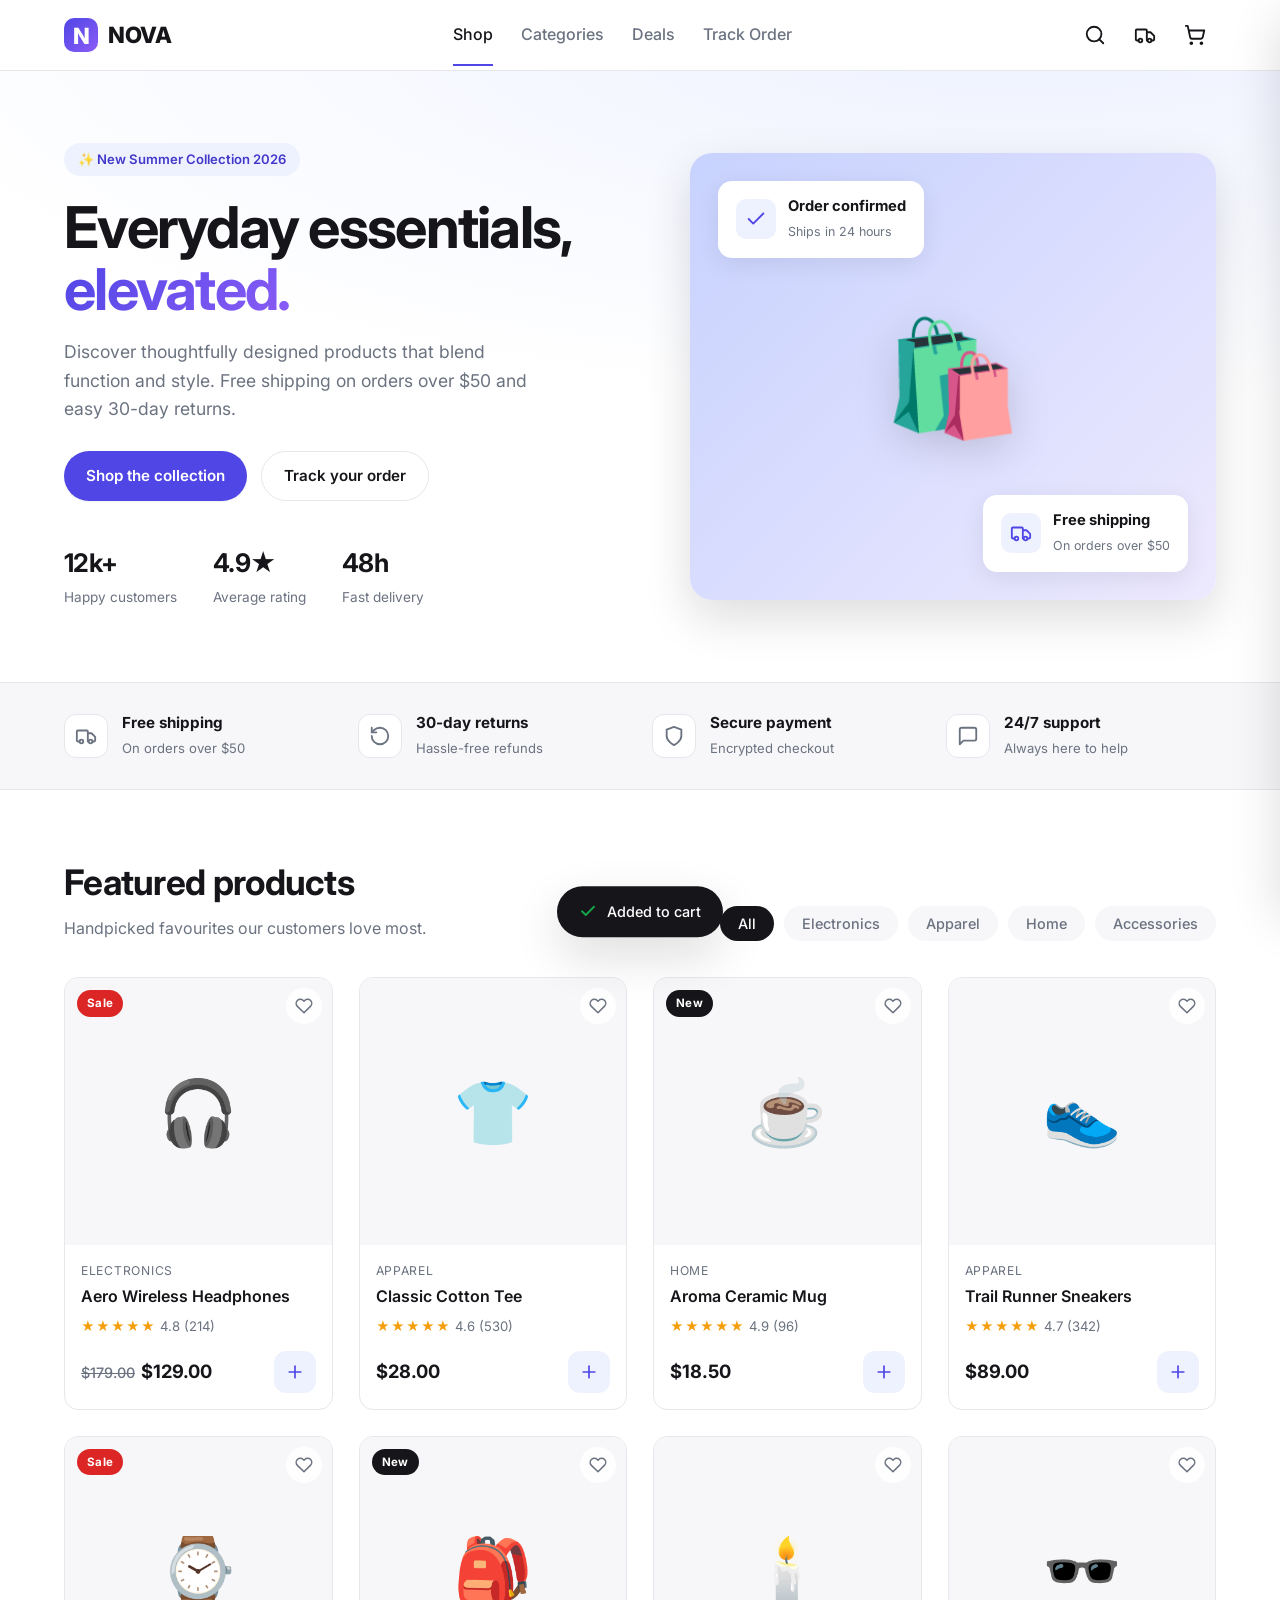
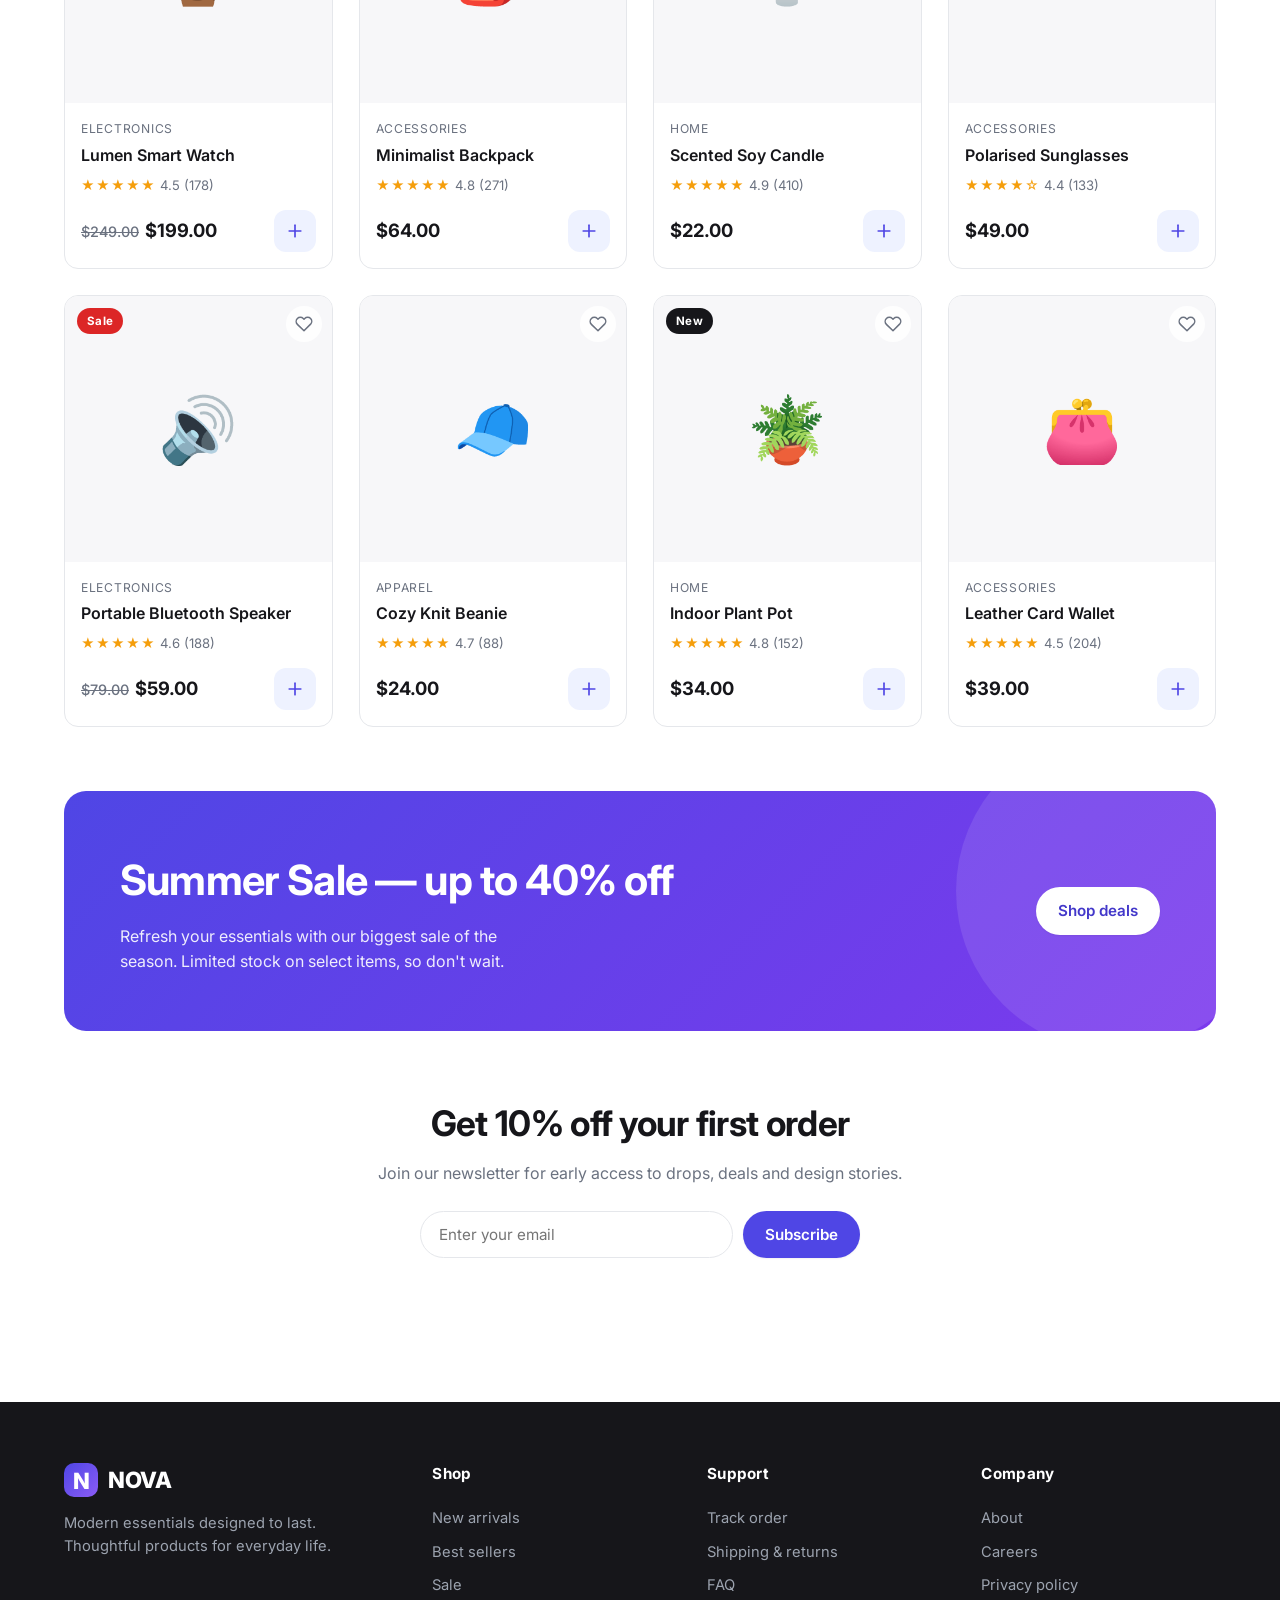
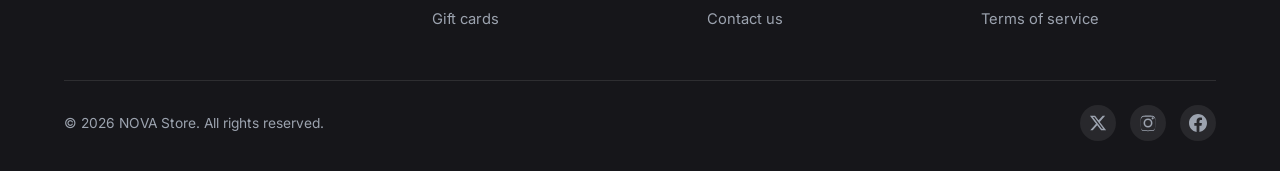
<file: index.html>
<!DOCTYPE html>
<html lang="en">
  <head>
    <meta charset="UTF-8" />
    <meta name="viewport" content="width=device-width, initial-scale=1.0" />
    <title>NOVA — Modern Essentials Store</title>
    <meta
      name="description"
      content="NOVA is a modern e-commerce store template featuring curated everyday essentials, electronics and lifestyle products."
    />
    <link rel="preconnect" href="https://fonts.googleapis.com" />
    <link rel="preconnect" href="https://fonts.gstatic.com" crossorigin />
    <link
      href="https://fonts.googleapis.com/css2?family=Inter:wght@400;500;600;700;800&display=swap"
      rel="stylesheet"
    />
    <link rel="stylesheet" href="css/styles.css" />
  </head>
  <body>
    <!-- ===================== HEADER ===================== -->
    <header class="site-header">
      <div class="container header-inner">
        <a href="index.html" class="brand" aria-label="NOVA home">
          <span class="brand-mark">N</span>
          NOVA
        </a>

        <nav class="main-nav" id="mainNav" aria-label="Primary">
          <ul>
            <li><a href="index.html" class="active">Shop</a></li>
            <li><a href="#products">Categories</a></li>
            <li><a href="#deals">Deals</a></li>
            <li><a href="tracking.html">Track Order</a></li>
          </ul>
        </nav>

        <div class="header-actions">
          <button class="icon-btn" aria-label="Search">
            <svg viewBox="0 0 24 24" fill="none" stroke="currentColor" stroke-width="2" stroke-linecap="round" stroke-linejoin="round"><circle cx="11" cy="11" r="8"/><path d="m21 21-4.3-4.3"/></svg>
          </button>
          <a href="tracking.html" class="icon-btn" aria-label="Track order">
            <svg viewBox="0 0 24 24" fill="none" stroke="currentColor" stroke-width="2" stroke-linecap="round" stroke-linejoin="round"><path d="M5 18H3c-.6 0-1-.4-1-1V7c0-.6.4-1 1-1h10c.6 0 1 .4 1 1v11"/><path d="M14 9h4l4 4v4c0 .6-.4 1-1 1h-2"/><circle cx="7" cy="18" r="2"/><circle cx="17" cy="18" r="2"/></svg>
          </a>
          <button class="icon-btn" id="cartToggle" aria-label="Open cart">
            <svg viewBox="0 0 24 24" fill="none" stroke="currentColor" stroke-width="2" stroke-linecap="round" stroke-linejoin="round"><circle cx="8" cy="21" r="1"/><circle cx="19" cy="21" r="1"/><path d="M2.05 2.05h2l2.66 12.42a2 2 0 0 0 2 1.58h9.78a2 2 0 0 0 1.95-1.57l1.65-7.43H5.12"/></svg>
            <span class="cart-count" id="cartCount">0</span>
          </button>
          <button class="icon-btn nav-toggle" id="navToggle" aria-label="Menu" aria-expanded="false">
            <svg viewBox="0 0 24 24" fill="none" stroke="currentColor" stroke-width="2" stroke-linecap="round"><line x1="4" y1="7" x2="20" y2="7"/><line x1="4" y1="12" x2="20" y2="12"/><line x1="4" y1="17" x2="20" y2="17"/></svg>
          </button>
        </div>
      </div>
    </header>

    <main>
      <!-- ===================== HERO ===================== -->
      <section class="hero">
        <div class="container hero-inner">
          <div class="hero-text">
            <span class="hero-eyebrow">✨ New Summer Collection 2026</span>
            <h1>Everyday essentials, <span class="accent">elevated.</span></h1>
            <p>
              Discover thoughtfully designed products that blend function and
              style. Free shipping on orders over $50 and easy 30-day returns.
            </p>
            <div class="hero-cta">
              <a href="#products" class="btn btn-primary">Shop the collection</a>
              <a href="tracking.html" class="btn btn-outline">Track your order</a>
            </div>
            <div class="hero-stats">
              <div class="stat"><strong>12k+</strong><span>Happy customers</span></div>
              <div class="stat"><strong>4.9★</strong><span>Average rating</span></div>
              <div class="stat"><strong>48h</strong><span>Fast delivery</span></div>
            </div>
          </div>
          <div class="hero-visual">
            <div class="hero-emoji">🛍️</div>
            <div class="floating-card fc-1">
              <div class="fc-icon">
                <svg viewBox="0 0 24 24" fill="none" stroke="currentColor" stroke-width="2" stroke-linecap="round" stroke-linejoin="round"><path d="M20 6 9 17l-5-5"/></svg>
              </div>
              <div class="fc-text"><strong>Order confirmed</strong><span>Ships in 24 hours</span></div>
            </div>
            <div class="floating-card fc-2">
              <div class="fc-icon">
                <svg viewBox="0 0 24 24" fill="none" stroke="currentColor" stroke-width="2" stroke-linecap="round" stroke-linejoin="round"><path d="M5 18H3c-.6 0-1-.4-1-1V7c0-.6.4-1 1-1h10c.6 0 1 .4 1 1v11"/><path d="M14 9h4l4 4v4c0 .6-.4 1-1 1h-2"/><circle cx="7" cy="18" r="2"/><circle cx="17" cy="18" r="2"/></svg>
              </div>
              <div class="fc-text"><strong>Free shipping</strong><span>On orders over $50</span></div>
            </div>
          </div>
        </div>
      </section>

      <!-- ===================== FEATURE STRIP ===================== -->
      <section class="feature-strip">
        <div class="container">
          <div class="feature">
            <span class="feature-icon"><svg viewBox="0 0 24 24" fill="none" stroke="currentColor" stroke-width="2" stroke-linecap="round" stroke-linejoin="round"><path d="M5 18H3c-.6 0-1-.4-1-1V7c0-.6.4-1 1-1h10c.6 0 1 .4 1 1v11"/><path d="M14 9h4l4 4v4c0 .6-.4 1-1 1h-2"/><circle cx="7" cy="18" r="2"/><circle cx="17" cy="18" r="2"/></svg></span>
            <div><strong>Free shipping</strong><span>On orders over $50</span></div>
          </div>
          <div class="feature">
            <span class="feature-icon"><svg viewBox="0 0 24 24" fill="none" stroke="currentColor" stroke-width="2" stroke-linecap="round" stroke-linejoin="round"><path d="M3 12a9 9 0 1 0 9-9 9.75 9.75 0 0 0-6.74 2.74L3 8"/><path d="M3 3v5h5"/></svg></span>
            <div><strong>30-day returns</strong><span>Hassle-free refunds</span></div>
          </div>
          <div class="feature">
            <span class="feature-icon"><svg viewBox="0 0 24 24" fill="none" stroke="currentColor" stroke-width="2" stroke-linecap="round" stroke-linejoin="round"><path d="M12 22s8-4 8-10V5l-8-3-8 3v7c0 6 8 10 8 10z"/></svg></span>
            <div><strong>Secure payment</strong><span>Encrypted checkout</span></div>
          </div>
          <div class="feature">
            <span class="feature-icon"><svg viewBox="0 0 24 24" fill="none" stroke="currentColor" stroke-width="2" stroke-linecap="round" stroke-linejoin="round"><path d="M21 15a2 2 0 0 1-2 2H7l-4 4V5a2 2 0 0 1 2-2h14a2 2 0 0 1 2 2z"/></svg></span>
            <div><strong>24/7 support</strong><span>Always here to help</span></div>
          </div>
        </div>
      </section>

      <!-- ===================== PRODUCTS ===================== -->
      <section class="section" id="products">
        <div class="container">
          <div class="section-head">
            <div>
              <h2>Featured products</h2>
              <p>Handpicked favourites our customers love most.</p>
            </div>
            <div class="category-filters" id="categoryFilters">
              <button class="chip active" data-category="all">All</button>
              <button class="chip" data-category="Electronics">Electronics</button>
              <button class="chip" data-category="Apparel">Apparel</button>
              <button class="chip" data-category="Home">Home</button>
              <button class="chip" data-category="Accessories">Accessories</button>
            </div>
          </div>

          <div class="product-grid" id="productGrid">
            <!-- Product cards injected by store.js -->
          </div>
        </div>
      </section>

      <!-- ===================== PROMO ===================== -->
      <section class="section" id="deals" style="padding-top: 0">
        <div class="container">
          <div class="promo">
            <div class="promo-text">
              <h2>Summer Sale — up to 40% off</h2>
              <p>
                Refresh your essentials with our biggest sale of the season.
                Limited stock on select items, so don't wait.
              </p>
            </div>
            <a href="#products" class="btn btn-primary">Shop deals</a>
          </div>
        </div>
      </section>

      <!-- ===================== NEWSLETTER ===================== -->
      <section class="section" style="padding-top: 0">
        <div class="container">
          <div class="newsletter">
            <h2>Get 10% off your first order</h2>
            <p>Join our newsletter for early access to drops, deals and design stories.</p>
            <form class="newsletter-form" id="newsletterForm">
              <input type="email" placeholder="Enter your email" required aria-label="Email address" />
              <button type="submit" class="btn btn-primary">Subscribe</button>
            </form>
          </div>
        </div>
      </section>
    </main>

    <!-- ===================== FOOTER ===================== -->
    <footer class="site-footer">
      <div class="container">
        <div class="footer-grid">
          <div class="footer-brand">
            <a href="index.html" class="brand"><span class="brand-mark">N</span> NOVA</a>
            <p>Modern essentials designed to last. Thoughtful products for everyday life.</p>
          </div>
          <div class="footer-col">
            <h4>Shop</h4>
            <a href="#products">New arrivals</a>
            <a href="#products">Best sellers</a>
            <a href="#deals">Sale</a>
            <a href="#products">Gift cards</a>
          </div>
          <div class="footer-col">
            <h4>Support</h4>
            <a href="tracking.html">Track order</a>
            <a href="#">Shipping &amp; returns</a>
            <a href="#">FAQ</a>
            <a href="#">Contact us</a>
          </div>
          <div class="footer-col">
            <h4>Company</h4>
            <a href="#">About</a>
            <a href="#">Careers</a>
            <a href="#">Privacy policy</a>
            <a href="#">Terms of service</a>
          </div>
        </div>
        <div class="footer-bottom">
          <span>© 2026 NOVA Store. All rights reserved.</span>
          <div class="social-links">
            <a href="#" aria-label="Twitter"><svg viewBox="0 0 24 24" fill="currentColor"><path d="M18.244 2.25h3.308l-7.227 8.26 8.502 11.24H16.17l-5.214-6.817L4.99 21.75H1.68l7.73-8.835L1.254 2.25H8.08l4.713 6.231zm-1.161 17.52h1.833L7.084 4.126H5.117z"/></svg></a>
            <a href="#" aria-label="Instagram"><svg viewBox="0 0 24 24" fill="currentColor"><path d="M12 2.16c3.2 0 3.58.01 4.85.07 1.17.05 1.8.25 2.23.41.56.22.96.48 1.38.9.42.42.68.82.9 1.38.16.42.36 1.06.41 2.23.06 1.27.07 1.65.07 4.85s-.01 3.58-.07 4.85c-.05 1.17-.25 1.8-.41 2.23-.22.56-.48.96-.9 1.38-.42.42-.82.68-1.38.9-.42.16-1.06.36-2.23.41-1.27.06-1.65.07-4.85.07s-3.58-.01-4.85-.07c-1.17-.05-1.8-.25-2.23-.41a3.7 3.7 0 0 1-1.38-.9 3.7 3.7 0 0 1-.9-1.38c-.16-.42-.36-1.06-.41-2.23-.06-1.27-.07-1.65-.07-4.85s.01-3.58.07-4.85c.05-1.17.25-1.8.41-2.23.22-.56.48-.96.9-1.38.42-.42.82-.68 1.38-.9.42-.16 1.06-.36 2.23-.41C8.42 2.17 8.8 2.16 12 2.16zm0 1.44c-3.14 0-3.51.01-4.75.07-1.15.05-1.77.24-2.18.4-.55.21-.94.47-1.35.88-.41.41-.67.8-.88 1.35-.16.41-.35 1.03-.4 2.18-.06 1.24-.07 1.61-.07 4.75s.01 3.51.07 4.75c.05 1.15.24 1.77.4 2.18.21.55.47.94.88 1.35.41.41.8.67 1.35.88.41.16 1.03.35 2.18.4 1.24.06 1.61.07 4.75.07s3.51-.01 4.75-.07c1.15-.05 1.77-.24 2.18-.4.55-.21.94-.47 1.35-.88.41-.41.67-.8.88-1.35.16-.41.35-1.03.4-2.18.06-1.24.07-1.61.07-4.75s-.01-3.51-.07-4.75c-.05-1.15-.24-1.77-.4-2.18a3.6 3.6 0 0 0-.88-1.35 3.6 3.6 0 0 0-1.35-.88c-.41-.16-1.03-.35-2.18-.4-1.24-.06-1.61-.07-4.75-.07zm0 2.45a5.95 5.95 0 1 1 0 11.9 5.95 5.95 0 0 1 0-11.9zm0 9.82a3.86 3.86 0 1 0 0-7.72 3.86 3.86 0 0 0 0 7.72zm7.58-10.06a1.39 1.39 0 1 1-2.78 0 1.39 1.39 0 0 1 2.78 0z"/></svg></a>
            <a href="#" aria-label="Facebook"><svg viewBox="0 0 24 24" fill="currentColor"><path d="M24 12.07C24 5.4 18.63 0 12 0S0 5.4 0 12.07c0 6.02 4.39 11.01 10.13 11.93v-8.44H7.08v-3.49h3.05V9.41c0-3.02 1.79-4.69 4.53-4.69 1.31 0 2.69.24 2.69.24v2.97h-1.52c-1.49 0-1.96.93-1.96 1.89v2.25h3.33l-.53 3.49h-2.8v8.44C19.61 23.08 24 18.09 24 12.07z"/></svg></a>
          </div>
        </div>
      </div>
    </footer>

    <!-- ===================== CART DRAWER ===================== -->
    <div class="cart-overlay" id="cartOverlay"></div>
    <aside class="cart-drawer" id="cartDrawer" aria-label="Shopping cart" aria-hidden="true">
      <div class="cart-header">
        <h3>Your cart</h3>
        <button class="cart-close" id="cartClose" aria-label="Close cart">
          <svg viewBox="0 0 24 24" fill="none" stroke="currentColor" stroke-width="2" stroke-linecap="round"><line x1="18" y1="6" x2="6" y2="18"/><line x1="6" y1="6" x2="18" y2="18"/></svg>
        </button>
      </div>
      <div class="cart-items" id="cartItems"></div>
      <div class="cart-footer" id="cartFooter" hidden>
        <div class="cart-subtotal">
          <span>Subtotal</span>
          <span id="cartSubtotal">$0.00</span>
        </div>
        <p class="cart-note">Shipping &amp; taxes calculated at checkout.</p>
        <button class="btn btn-primary btn-block">Checkout</button>
      </div>
    </aside>

    <!-- ===================== TOAST ===================== -->
    <div class="toast" id="toast">
      <svg viewBox="0 0 24 24" fill="none" stroke="currentColor" stroke-width="2.5" stroke-linecap="round" stroke-linejoin="round"><path d="M20 6 9 17l-5-5"/></svg>
      <span id="toastMsg">Added to cart</span>
    </div>

    <script src="js/store.js"></script>
  </body>
</html>
</file>
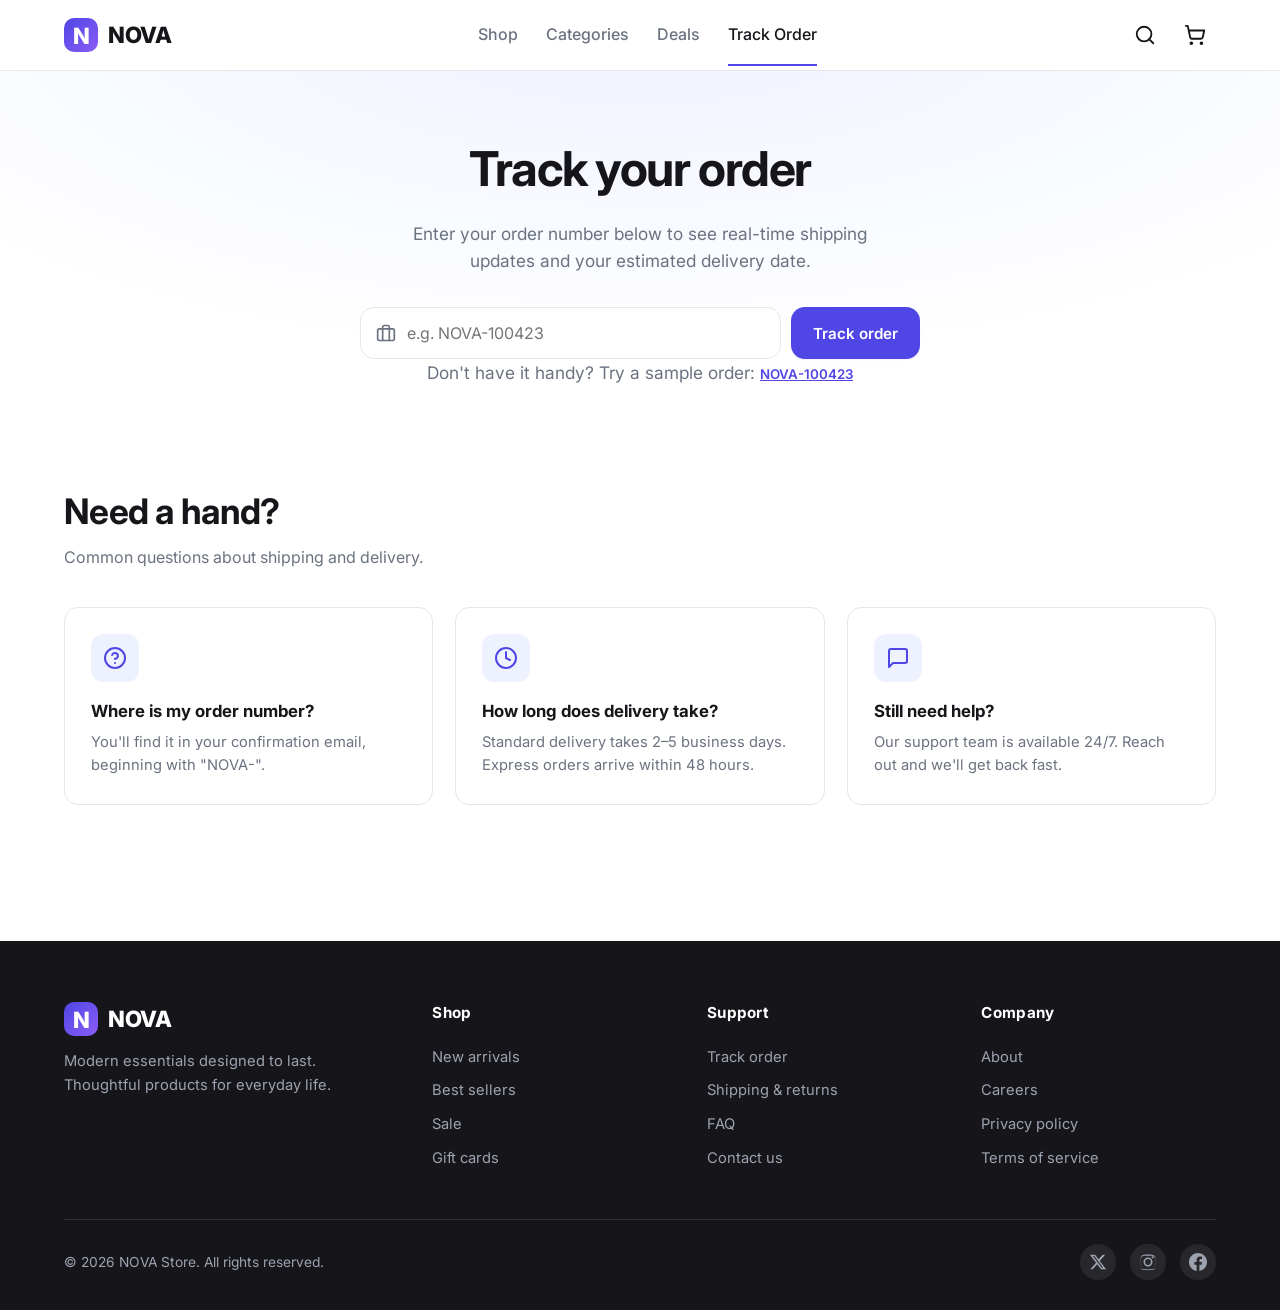
<file: tracking.html>
<!DOCTYPE html>
<html lang="en">
  <head>
    <meta charset="UTF-8" />
    <meta name="viewport" content="width=device-width, initial-scale=1.0" />
    <title>Track Your Order — NOVA</title>
    <meta
      name="description"
      content="Track your NOVA order in real time. Enter your order number to see live shipping status and delivery estimates."
    />
    <link rel="preconnect" href="https://fonts.googleapis.com" />
    <link rel="preconnect" href="https://fonts.gstatic.com" crossorigin />
    <link
      href="https://fonts.googleapis.com/css2?family=Inter:wght@400;500;600;700;800&display=swap"
      rel="stylesheet"
    />
    <link rel="stylesheet" href="css/styles.css" />
  </head>
  <body>
    <!-- ===================== HEADER ===================== -->
    <header class="site-header">
      <div class="container header-inner">
        <a href="index.html" class="brand" aria-label="NOVA home">
          <span class="brand-mark">N</span>
          NOVA
        </a>

        <nav class="main-nav" id="mainNav" aria-label="Primary">
          <ul>
            <li><a href="index.html">Shop</a></li>
            <li><a href="index.html#products">Categories</a></li>
            <li><a href="index.html#deals">Deals</a></li>
            <li><a href="tracking.html" class="active">Track Order</a></li>
          </ul>
        </nav>

        <div class="header-actions">
          <a href="index.html" class="icon-btn" aria-label="Search">
            <svg viewBox="0 0 24 24" fill="none" stroke="currentColor" stroke-width="2" stroke-linecap="round" stroke-linejoin="round"><circle cx="11" cy="11" r="8"/><path d="m21 21-4.3-4.3"/></svg>
          </a>
          <a href="index.html" class="icon-btn" aria-label="Cart">
            <svg viewBox="0 0 24 24" fill="none" stroke="currentColor" stroke-width="2" stroke-linecap="round" stroke-linejoin="round"><circle cx="8" cy="21" r="1"/><circle cx="19" cy="21" r="1"/><path d="M2.05 2.05h2l2.66 12.42a2 2 0 0 0 2 1.58h9.78a2 2 0 0 0 1.95-1.57l1.65-7.43H5.12"/></svg>
          </a>
          <button class="icon-btn nav-toggle" id="navToggle" aria-label="Menu" aria-expanded="false">
            <svg viewBox="0 0 24 24" fill="none" stroke="currentColor" stroke-width="2" stroke-linecap="round"><line x1="4" y1="7" x2="20" y2="7"/><line x1="4" y1="12" x2="20" y2="12"/><line x1="4" y1="17" x2="20" y2="17"/></svg>
          </button>
        </div>
      </div>
    </header>

    <main>
      <!-- ===================== TRACK HERO / SEARCH ===================== -->
      <section class="track-hero">
        <div class="container">
          <h1>Track your order</h1>
          <p>Enter your order number below to see real-time shipping updates and your estimated delivery date.</p>

          <form class="track-form" id="trackForm">
            <div class="track-input-wrap">
              <svg viewBox="0 0 24 24" fill="none" stroke="currentColor" stroke-width="2" stroke-linecap="round" stroke-linejoin="round"><rect x="2" y="7" width="20" height="14" rx="2"/><path d="M16 21V5a2 2 0 0 0-2-2h-4a2 2 0 0 0-2 2v16"/></svg>
              <input
                type="text"
                id="orderInput"
                placeholder="e.g. NOVA-100423"
                aria-label="Order number"
                autocomplete="off"
              />
            </div>
            <button type="submit" class="btn btn-primary">Track order</button>
          </form>
          <p class="track-hint">
            Don't have it handy? Try a sample order:
            <button type="button" id="sampleBtn">NOVA-100423</button>
          </p>
        </div>
      </section>

      <!-- ===================== ERROR ===================== -->
      <div class="container">
        <p class="track-error" id="trackError" hidden>
          We couldn't find that order. Please check your order number and try again.
        </p>
      </div>

      <!-- ===================== RESULT ===================== -->
      <section class="track-result section" id="trackResult" hidden style="padding-top: 24px">
        <div class="container">
          <div class="order-card">
            <!-- Top -->
            <div class="order-top">
              <div>
                <div class="order-id" id="resOrderId">Order NOVA-100423</div>
                <h2 id="resHeadline">Arriving Thursday, June 12</h2>
              </div>
              <span class="status-badge in-transit" id="resStatusBadge">
                <span class="dot"></span>
                <span id="resStatusText">In transit</span>
              </span>
            </div>

            <!-- Summary -->
            <div class="order-summary-row">
              <div class="summary-cell">
                <div class="label">Carrier</div>
                <div class="value" id="resCarrier">NOVA Express</div>
              </div>
              <div class="summary-cell">
                <div class="label">Tracking number</div>
                <div class="value highlight" id="resTracking">1Z-NOVA-88421-77</div>
              </div>
              <div class="summary-cell">
                <div class="label">Estimated delivery</div>
                <div class="value" id="resEta">Thu, June 12</div>
              </div>
            </div>

            <!-- Progress bar -->
            <div class="track-progress">
              <div class="progress-bar-wrap">
                <div class="progress-track"></div>
                <div class="progress-fill" id="progressFill"></div>
                <div class="progress-steps" id="progressSteps">
                  <!-- steps injected by tracking.js -->
                </div>
              </div>
            </div>

            <!-- Map -->
            <div class="track-map">
              <div class="map-box">
                <div class="map-grid-bg"></div>
                <div class="map-route"></div>
                <div class="map-pin origin">
                  <span class="pin-dot"></span>
                  <span class="pin-label" id="mapOrigin">Warehouse</span>
                </div>
                <div class="map-pin truck">🚚</div>
                <div class="map-pin dest">
                  <span class="pin-dot"></span>
                  <span class="pin-label" id="mapDest">Your address</span>
                </div>
              </div>
            </div>

            <!-- Detail: timeline + items -->
            <div class="track-detail">
              <div class="detail-timeline">
                <h3>Shipment activity</h3>
                <div id="eventTimeline">
                  <!-- events injected by tracking.js -->
                </div>
              </div>
              <div class="order-items">
                <h3>Items in this order</h3>
                <div id="orderItems">
                  <!-- items injected by tracking.js -->
                </div>
                <div class="order-totals">
                  <div class="totals-row"><span>Subtotal</span><span id="resSubtotal">$0.00</span></div>
                  <div class="totals-row"><span>Shipping</span><span id="resShipping">Free</span></div>
                  <div class="totals-row grand"><span>Total</span><span id="resTotal">$0.00</span></div>
                </div>
              </div>
            </div>
          </div>
        </div>
      </section>

      <!-- ===================== HELP ===================== -->
      <section class="help-section">
        <div class="container">
          <div class="section-head">
            <div>
              <h2>Need a hand?</h2>
              <p>Common questions about shipping and delivery.</p>
            </div>
          </div>
          <div class="help-grid">
            <div class="help-card">
              <span class="help-icon"><svg viewBox="0 0 24 24" fill="none" stroke="currentColor" stroke-width="2" stroke-linecap="round" stroke-linejoin="round"><circle cx="12" cy="12" r="10"/><path d="M9.09 9a3 3 0 0 1 5.83 1c0 2-3 3-3 3"/><line x1="12" y1="17" x2="12.01" y2="17"/></svg></span>
              <h3>Where is my order number?</h3>
              <p>You'll find it in your confirmation email, beginning with "NOVA-".</p>
            </div>
            <div class="help-card">
              <span class="help-icon"><svg viewBox="0 0 24 24" fill="none" stroke="currentColor" stroke-width="2" stroke-linecap="round" stroke-linejoin="round"><circle cx="12" cy="12" r="10"/><polyline points="12 6 12 12 16 14"/></svg></span>
              <h3>How long does delivery take?</h3>
              <p>Standard delivery takes 2–5 business days. Express orders arrive within 48 hours.</p>
            </div>
            <div class="help-card">
              <span class="help-icon"><svg viewBox="0 0 24 24" fill="none" stroke="currentColor" stroke-width="2" stroke-linecap="round" stroke-linejoin="round"><path d="M21 15a2 2 0 0 1-2 2H7l-4 4V5a2 2 0 0 1 2-2h14a2 2 0 0 1 2 2z"/></svg></span>
              <h3>Still need help?</h3>
              <p>Our support team is available 24/7. Reach out and we'll get back fast.</p>
            </div>
          </div>
        </div>
      </section>
    </main>

    <!-- ===================== FOOTER ===================== -->
    <footer class="site-footer">
      <div class="container">
        <div class="footer-grid">
          <div class="footer-brand">
            <a href="index.html" class="brand"><span class="brand-mark">N</span> NOVA</a>
            <p>Modern essentials designed to last. Thoughtful products for everyday life.</p>
          </div>
          <div class="footer-col">
            <h4>Shop</h4>
            <a href="index.html#products">New arrivals</a>
            <a href="index.html#products">Best sellers</a>
            <a href="index.html#deals">Sale</a>
            <a href="index.html">Gift cards</a>
          </div>
          <div class="footer-col">
            <h4>Support</h4>
            <a href="tracking.html">Track order</a>
            <a href="#">Shipping &amp; returns</a>
            <a href="#">FAQ</a>
            <a href="#">Contact us</a>
          </div>
          <div class="footer-col">
            <h4>Company</h4>
            <a href="#">About</a>
            <a href="#">Careers</a>
            <a href="#">Privacy policy</a>
            <a href="#">Terms of service</a>
          </div>
        </div>
        <div class="footer-bottom">
          <span>© 2026 NOVA Store. All rights reserved.</span>
          <div class="social-links">
            <a href="#" aria-label="Twitter"><svg viewBox="0 0 24 24" fill="currentColor"><path d="M18.244 2.25h3.308l-7.227 8.26 8.502 11.24H16.17l-5.214-6.817L4.99 21.75H1.68l7.73-8.835L1.254 2.25H8.08l4.713 6.231zm-1.161 17.52h1.833L7.084 4.126H5.117z"/></svg></a>
            <a href="#" aria-label="Instagram"><svg viewBox="0 0 24 24" fill="currentColor"><path d="M12 2.16c3.2 0 3.58.01 4.85.07 1.17.05 1.8.25 2.23.41.56.22.96.48 1.38.9.42.42.68.82.9 1.38.16.42.36 1.06.41 2.23.06 1.27.07 1.65.07 4.85s-.01 3.58-.07 4.85c-.05 1.17-.25 1.8-.41 2.23-.22.56-.48.96-.9 1.38-.42.42-.82.68-1.38.9-.42.16-1.06.36-2.23.41-1.27.06-1.65.07-4.85.07s-3.58-.01-4.85-.07c-1.17-.05-1.8-.25-2.23-.41a3.7 3.7 0 0 1-1.38-.9 3.7 3.7 0 0 1-.9-1.38c-.16-.42-.36-1.06-.41-2.23-.06-1.27-.07-1.65-.07-4.85s.01-3.58.07-4.85c.05-1.17.25-1.8.41-2.23.22-.56.48-.96.9-1.38.42-.42.82-.68 1.38-.9.42-.16 1.06-.36 2.23-.41C8.42 2.17 8.8 2.16 12 2.16zm0 1.44c-3.14 0-3.51.01-4.75.07-1.15.05-1.77.24-2.18.4-.55.21-.94.47-1.35.88-.41.41-.67.8-.88 1.35-.16.41-.35 1.03-.4 2.18-.06 1.24-.07 1.61-.07 4.75s.01 3.51.07 4.75c.05 1.15.24 1.77.4 2.18.21.55.47.94.88 1.35.41.41.8.67 1.35.88.41.16 1.03.35 2.18.4 1.24.06 1.61.07 4.75.07s3.51-.01 4.75-.07c1.15-.05 1.77-.24 2.18-.4.55-.21.94-.47 1.35-.88.41-.41.67-.8.88-1.35.16-.41.35-1.03.4-2.18.06-1.24.07-1.61.07-4.75s-.01-3.51-.07-4.75c-.05-1.15-.24-1.77-.4-2.18a3.6 3.6 0 0 0-.88-1.35 3.6 3.6 0 0 0-1.35-.88c-.41-.16-1.03-.35-2.18-.4-1.24-.06-1.61-.07-4.75-.07zm0 2.45a5.95 5.95 0 1 1 0 11.9 5.95 5.95 0 0 1 0-11.9zm0 9.82a3.86 3.86 0 1 0 0-7.72 3.86 3.86 0 0 0 0 7.72zm7.58-10.06a1.39 1.39 0 1 1-2.78 0 1.39 1.39 0 0 1 2.78 0z"/></svg></a>
            <a href="#" aria-label="Facebook"><svg viewBox="0 0 24 24" fill="currentColor"><path d="M24 12.07C24 5.4 18.63 0 12 0S0 5.4 0 12.07c0 6.02 4.39 11.01 10.13 11.93v-8.44H7.08v-3.49h3.05V9.41c0-3.02 1.79-4.69 4.53-4.69 1.31 0 2.69.24 2.69.24v2.97h-1.52c-1.49 0-1.96.93-1.96 1.89v2.25h3.33l-.53 3.49h-2.8v8.44C19.61 23.08 24 18.09 24 12.07z"/></svg></a>
          </div>
        </div>
      </div>
    </footer>

    <script src="js/tracking.js"></script>
  </body>
</html>
</file>
<file: css/styles.css>
/* ==========================================================================
   NOVA — Shared design system
   Used by index.html (store) and tracking.html (order tracking)
   ========================================================================== */

:root {
  /* Brand palette */
  --color-bg: #ffffff;
  --color-surface: #f7f7f9;
  --color-surface-2: #eeeef2;
  --color-text: #16161a;
  --color-muted: #6b7280;
  --color-border: #e5e7eb;
  --color-accent: #4f46e5;
  --color-accent-dark: #4338ca;
  --color-accent-soft: #eef2ff;
  --color-success: #16a34a;
  --color-success-soft: #dcfce7;
  --color-warning: #d97706;
  --color-danger: #dc2626;

  /* Typography */
  --font-sans: "Inter", -apple-system, BlinkMacSystemFont, "Segoe UI", Roboto,
    Helvetica, Arial, sans-serif;

  /* Layout */
  --radius-sm: 8px;
  --radius: 14px;
  --radius-lg: 22px;
  --shadow-sm: 0 1px 2px rgba(16, 16, 26, 0.06);
  --shadow: 0 6px 24px rgba(16, 16, 26, 0.08);
  --shadow-lg: 0 18px 48px rgba(16, 16, 26, 0.14);
  --maxw: 1200px;
  --header-h: 70px;
}

/* ---------- Reset ---------- */
*,
*::before,
*::after {
  box-sizing: border-box;
  margin: 0;
  padding: 0;
}

html {
  scroll-behavior: smooth;
}

body {
  font-family: var(--font-sans);
  color: var(--color-text);
  background: var(--color-bg);
  line-height: 1.6;
  -webkit-font-smoothing: antialiased;
}

img {
  max-width: 100%;
  display: block;
}

a {
  color: inherit;
  text-decoration: none;
}

button {
  font-family: inherit;
  cursor: pointer;
  border: none;
  background: none;
}

ul {
  list-style: none;
}

.container {
  width: 100%;
  max-width: var(--maxw);
  margin: 0 auto;
  padding: 0 24px;
}

.visually-hidden {
  position: absolute;
  width: 1px;
  height: 1px;
  overflow: hidden;
  clip: rect(0 0 0 0);
  white-space: nowrap;
}

/* ---------- Buttons ---------- */
.btn {
  display: inline-flex;
  align-items: center;
  justify-content: center;
  gap: 8px;
  padding: 12px 22px;
  border-radius: 999px;
  font-weight: 600;
  font-size: 0.95rem;
  transition: transform 0.15s ease, background 0.2s ease, box-shadow 0.2s ease,
    color 0.2s ease;
  white-space: nowrap;
}

.btn:active {
  transform: translateY(1px);
}

.btn-primary {
  background: var(--color-accent);
  color: #fff;
  box-shadow: var(--shadow-sm);
}

.btn-primary:hover {
  background: var(--color-accent-dark);
  box-shadow: var(--shadow);
}

.btn-ghost {
  background: var(--color-surface);
  color: var(--color-text);
}

.btn-ghost:hover {
  background: var(--color-surface-2);
}

.btn-outline {
  border: 1.5px solid var(--color-border);
  color: var(--color-text);
}

.btn-outline:hover {
  border-color: var(--color-accent);
  color: var(--color-accent);
}

.btn-block {
  width: 100%;
}

.btn-sm {
  padding: 8px 16px;
  font-size: 0.85rem;
}

/* ---------- Header ---------- */
.site-header {
  position: sticky;
  top: 0;
  z-index: 50;
  background: rgba(255, 255, 255, 0.85);
  backdrop-filter: saturate(180%) blur(12px);
  border-bottom: 1px solid var(--color-border);
}

.header-inner {
  height: var(--header-h);
  display: flex;
  align-items: center;
  justify-content: space-between;
  gap: 24px;
}

.brand {
  display: flex;
  align-items: center;
  gap: 10px;
  font-weight: 800;
  font-size: 1.4rem;
  letter-spacing: -0.02em;
}

.brand-mark {
  width: 34px;
  height: 34px;
  border-radius: 10px;
  background: linear-gradient(135deg, var(--color-accent), #8b5cf6);
  display: grid;
  place-items: center;
  color: #fff;
  font-weight: 800;
}

.main-nav ul {
  display: flex;
  gap: 28px;
}

.main-nav a {
  font-weight: 500;
  color: var(--color-muted);
  transition: color 0.2s ease;
  position: relative;
}

.main-nav a:hover,
.main-nav a.active {
  color: var(--color-text);
}

.main-nav a.active::after {
  content: "";
  position: absolute;
  left: 0;
  right: 0;
  bottom: -22px;
  height: 2px;
  background: var(--color-accent);
}

.header-actions {
  display: flex;
  align-items: center;
  gap: 8px;
}

.icon-btn {
  position: relative;
  width: 42px;
  height: 42px;
  border-radius: 12px;
  display: grid;
  place-items: center;
  color: var(--color-text);
  transition: background 0.2s ease;
}

.icon-btn:hover {
  background: var(--color-surface);
}

.icon-btn svg {
  width: 22px;
  height: 22px;
}

.cart-count {
  position: absolute;
  top: 4px;
  right: 4px;
  min-width: 18px;
  height: 18px;
  padding: 0 5px;
  border-radius: 999px;
  background: var(--color-accent);
  color: #fff;
  font-size: 0.7rem;
  font-weight: 700;
  display: grid;
  place-items: center;
  line-height: 1;
  transform: scale(0);
  transition: transform 0.2s cubic-bezier(0.34, 1.56, 0.64, 1);
}

.cart-count.show {
  transform: scale(1);
}

.nav-toggle {
  display: none;
}

/* ---------- Footer ---------- */
.site-footer {
  margin-top: 80px;
  background: var(--color-text);
  color: #d1d5db;
  padding: 60px 0 30px;
}

.footer-grid {
  display: grid;
  grid-template-columns: 1.4fr repeat(3, 1fr);
  gap: 40px;
}

.footer-brand .brand {
  color: #fff;
  margin-bottom: 14px;
}

.footer-brand p {
  color: #9ca3af;
  max-width: 280px;
  font-size: 0.92rem;
}

.footer-col h4 {
  color: #fff;
  font-size: 0.95rem;
  margin-bottom: 16px;
  letter-spacing: 0.02em;
}

.footer-col a {
  display: block;
  color: #9ca3af;
  padding: 5px 0;
  font-size: 0.92rem;
  transition: color 0.2s ease;
}

.footer-col a:hover {
  color: #fff;
}

.footer-bottom {
  margin-top: 44px;
  padding-top: 24px;
  border-top: 1px solid rgba(255, 255, 255, 0.1);
  display: flex;
  justify-content: space-between;
  align-items: center;
  flex-wrap: wrap;
  gap: 12px;
  color: #9ca3af;
  font-size: 0.86rem;
}

.social-links {
  display: flex;
  gap: 14px;
}

.social-links a {
  width: 36px;
  height: 36px;
  border-radius: 50%;
  background: rgba(255, 255, 255, 0.08);
  display: grid;
  place-items: center;
  transition: background 0.2s ease;
}

.social-links a:hover {
  background: var(--color-accent);
}

.social-links svg {
  width: 18px;
  height: 18px;
}

/* ==========================================================================
   STORE PAGE
   ========================================================================== */

/* ---------- Hero ---------- */
.hero {
  background: radial-gradient(
      1200px 400px at 80% -10%,
      var(--color-accent-soft),
      transparent
    ),
    var(--color-bg);
  padding: 72px 0;
}

.hero-inner {
  display: grid;
  grid-template-columns: 1.1fr 1fr;
  gap: 48px;
  align-items: center;
}

.hero-eyebrow {
  display: inline-flex;
  align-items: center;
  gap: 8px;
  background: var(--color-accent-soft);
  color: var(--color-accent-dark);
  padding: 6px 14px;
  border-radius: 999px;
  font-size: 0.82rem;
  font-weight: 600;
  margin-bottom: 20px;
}

.hero h1 {
  font-size: clamp(2.2rem, 5vw, 3.6rem);
  line-height: 1.08;
  letter-spacing: -0.03em;
  margin-bottom: 18px;
}

.hero h1 .accent {
  background: linear-gradient(135deg, var(--color-accent), #8b5cf6);
  -webkit-background-clip: text;
  background-clip: text;
  -webkit-text-fill-color: transparent;
}

.hero p {
  color: var(--color-muted);
  font-size: 1.1rem;
  max-width: 480px;
  margin-bottom: 28px;
}

.hero-cta {
  display: flex;
  gap: 14px;
  flex-wrap: wrap;
}

.hero-stats {
  display: flex;
  gap: 36px;
  margin-top: 42px;
}

.hero-stats .stat strong {
  display: block;
  font-size: 1.6rem;
  letter-spacing: -0.02em;
}

.hero-stats .stat span {
  color: var(--color-muted);
  font-size: 0.85rem;
}

.hero-visual {
  position: relative;
  aspect-ratio: 4 / 3.4;
  border-radius: var(--radius-lg);
  background: linear-gradient(135deg, #c7d2fe, #ede9fe);
  overflow: hidden;
  box-shadow: var(--shadow-lg);
}

.hero-visual .floating-card {
  position: absolute;
  background: #fff;
  border-radius: var(--radius);
  box-shadow: var(--shadow);
  padding: 14px 18px;
  display: flex;
  align-items: center;
  gap: 12px;
}

.hero-visual .fc-1 {
  top: 28px;
  left: 28px;
}

.hero-visual .fc-2 {
  bottom: 28px;
  right: 28px;
}

.hero-visual .fc-icon {
  width: 40px;
  height: 40px;
  border-radius: 10px;
  display: grid;
  place-items: center;
  background: var(--color-accent-soft);
  color: var(--color-accent);
}

.hero-visual .fc-icon svg {
  width: 22px;
  height: 22px;
}

.hero-visual .fc-text strong {
  display: block;
  font-size: 0.92rem;
}

.hero-visual .fc-text span {
  font-size: 0.78rem;
  color: var(--color-muted);
}

.hero-emoji {
  position: absolute;
  inset: 0;
  display: grid;
  place-items: center;
  font-size: 7rem;
  filter: drop-shadow(0 10px 20px rgba(0, 0, 0, 0.15));
}

/* ---------- Feature strip ---------- */
.feature-strip {
  border-top: 1px solid var(--color-border);
  border-bottom: 1px solid var(--color-border);
  background: var(--color-surface);
}

.feature-strip .container {
  display: grid;
  grid-template-columns: repeat(4, 1fr);
  gap: 24px;
  padding-top: 28px;
  padding-bottom: 28px;
}

.feature {
  display: flex;
  align-items: center;
  gap: 14px;
}

.feature-icon {
  width: 44px;
  height: 44px;
  border-radius: 12px;
  background: var(--color-bg);
  border: 1px solid var(--color-border);
  display: grid;
  place-items: center;
  color: var(--color-accent);
  flex-shrink: 0;
}

.feature-icon svg {
  width: 22px;
  height: 22px;
}

.feature strong {
  display: block;
  font-size: 0.95rem;
}

.feature span {
  font-size: 0.82rem;
  color: var(--color-muted);
}

/* ---------- Section heading ---------- */
.section {
  padding: 64px 0;
}

.section-head {
  display: flex;
  align-items: flex-end;
  justify-content: space-between;
  margin-bottom: 36px;
  gap: 20px;
  flex-wrap: wrap;
}

.section-head h2 {
  font-size: clamp(1.6rem, 3vw, 2.2rem);
  letter-spacing: -0.02em;
}

.section-head p {
  color: var(--color-muted);
  margin-top: 6px;
}

/* ---------- Category pills ---------- */
.category-filters {
  display: flex;
  gap: 10px;
  flex-wrap: wrap;
}

.chip {
  padding: 9px 18px;
  border-radius: 999px;
  background: var(--color-surface);
  color: var(--color-muted);
  font-weight: 500;
  font-size: 0.9rem;
  transition: all 0.2s ease;
}

.chip:hover {
  background: var(--color-surface-2);
  color: var(--color-text);
}

.chip.active {
  background: var(--color-text);
  color: #fff;
}

/* ---------- Product grid ---------- */
.product-grid {
  display: grid;
  grid-template-columns: repeat(4, 1fr);
  gap: 26px;
}

.product-card {
  background: var(--color-bg);
  border: 1px solid var(--color-border);
  border-radius: var(--radius);
  overflow: hidden;
  display: flex;
  flex-direction: column;
  transition: transform 0.2s ease, box-shadow 0.2s ease, border-color 0.2s ease;
}

.product-card:hover {
  transform: translateY(-4px);
  box-shadow: var(--shadow);
  border-color: transparent;
}

.product-media {
  position: relative;
  aspect-ratio: 1;
  display: grid;
  place-items: center;
  font-size: 4rem;
  background: var(--color-surface);
}

.product-badge {
  position: absolute;
  top: 12px;
  left: 12px;
  background: var(--color-text);
  color: #fff;
  font-size: 0.72rem;
  font-weight: 700;
  padding: 4px 10px;
  border-radius: 999px;
  letter-spacing: 0.03em;
}

.product-badge.sale {
  background: var(--color-danger);
}

.wishlist-btn {
  position: absolute;
  top: 10px;
  right: 10px;
  width: 36px;
  height: 36px;
  border-radius: 50%;
  background: rgba(255, 255, 255, 0.9);
  display: grid;
  place-items: center;
  color: var(--color-muted);
  transition: color 0.2s ease, transform 0.2s ease;
}

.wishlist-btn:hover {
  color: var(--color-danger);
  transform: scale(1.1);
}

.wishlist-btn svg {
  width: 18px;
  height: 18px;
}

.wishlist-btn.active {
  color: var(--color-danger);
}

.product-body {
  padding: 16px;
  display: flex;
  flex-direction: column;
  flex: 1;
}

.product-category {
  font-size: 0.76rem;
  text-transform: uppercase;
  letter-spacing: 0.06em;
  color: var(--color-muted);
  margin-bottom: 4px;
}

.product-name {
  font-weight: 600;
  font-size: 1rem;
  margin-bottom: 6px;
}

.product-rating {
  display: flex;
  align-items: center;
  gap: 4px;
  font-size: 0.82rem;
  color: var(--color-muted);
  margin-bottom: 14px;
}

.product-rating .stars {
  color: #f59e0b;
  letter-spacing: 1px;
}

.product-footer {
  margin-top: auto;
  display: flex;
  align-items: center;
  justify-content: space-between;
  gap: 10px;
}

.product-price {
  font-weight: 700;
  font-size: 1.15rem;
}

.product-price .old {
  font-weight: 500;
  font-size: 0.9rem;
  color: var(--color-muted);
  text-decoration: line-through;
  margin-right: 6px;
}

.add-btn {
  width: 42px;
  height: 42px;
  border-radius: 12px;
  background: var(--color-accent-soft);
  color: var(--color-accent);
  display: grid;
  place-items: center;
  transition: background 0.2s ease, color 0.2s ease;
}

.add-btn:hover {
  background: var(--color-accent);
  color: #fff;
}

.add-btn svg {
  width: 20px;
  height: 20px;
}

/* ---------- Promo banner ---------- */
.promo {
  background: linear-gradient(135deg, var(--color-accent), #7c3aed);
  border-radius: var(--radius-lg);
  padding: 56px;
  color: #fff;
  display: flex;
  align-items: center;
  justify-content: space-between;
  gap: 30px;
  flex-wrap: wrap;
  overflow: hidden;
  position: relative;
}

.promo::after {
  content: "";
  position: absolute;
  right: -60px;
  top: -60px;
  width: 320px;
  height: 320px;
  background: rgba(255, 255, 255, 0.1);
  border-radius: 50%;
}

.promo-text {
  position: relative;
  z-index: 1;
}

.promo h2 {
  font-size: clamp(1.8rem, 4vw, 2.6rem);
  letter-spacing: -0.02em;
  margin-bottom: 10px;
}

.promo p {
  opacity: 0.9;
  max-width: 420px;
}

.promo .btn-primary {
  background: #fff;
  color: var(--color-accent-dark);
  position: relative;
  z-index: 1;
}

.promo .btn-primary:hover {
  background: #f3f4f6;
}

/* ---------- Newsletter ---------- */
.newsletter {
  text-align: center;
  max-width: 560px;
  margin: 0 auto;
}

.newsletter h2 {
  font-size: clamp(1.6rem, 3vw, 2.2rem);
  letter-spacing: -0.02em;
  margin-bottom: 10px;
}

.newsletter p {
  color: var(--color-muted);
  margin-bottom: 24px;
}

.newsletter-form {
  display: flex;
  gap: 10px;
  max-width: 440px;
  margin: 0 auto;
}

.newsletter-form input {
  flex: 1;
  padding: 13px 18px;
  border: 1.5px solid var(--color-border);
  border-radius: 999px;
  font-size: 0.95rem;
  font-family: inherit;
  outline: none;
  transition: border-color 0.2s ease;
}

.newsletter-form input:focus {
  border-color: var(--color-accent);
}

/* ---------- Cart drawer ---------- */
.cart-overlay {
  position: fixed;
  inset: 0;
  background: rgba(16, 16, 26, 0.4);
  opacity: 0;
  visibility: hidden;
  transition: opacity 0.3s ease, visibility 0.3s ease;
  z-index: 90;
}

.cart-overlay.open {
  opacity: 1;
  visibility: visible;
}

.cart-drawer {
  position: fixed;
  top: 0;
  right: 0;
  height: 100%;
  width: 420px;
  max-width: 90vw;
  background: var(--color-bg);
  z-index: 100;
  transform: translateX(100%);
  transition: transform 0.3s cubic-bezier(0.4, 0, 0.2, 1);
  display: flex;
  flex-direction: column;
  box-shadow: var(--shadow-lg);
}

.cart-drawer.open {
  transform: translateX(0);
}

.cart-header {
  padding: 22px 24px;
  border-bottom: 1px solid var(--color-border);
  display: flex;
  align-items: center;
  justify-content: space-between;
}

.cart-header h3 {
  font-size: 1.2rem;
}

.cart-close {
  width: 38px;
  height: 38px;
  border-radius: 10px;
  display: grid;
  place-items: center;
  color: var(--color-muted);
  transition: background 0.2s ease;
}

.cart-close:hover {
  background: var(--color-surface);
}

.cart-items {
  flex: 1;
  overflow-y: auto;
  padding: 12px 24px;
}

.cart-item {
  display: flex;
  gap: 14px;
  padding: 16px 0;
  border-bottom: 1px solid var(--color-border);
}

.cart-item-media {
  width: 64px;
  height: 64px;
  border-radius: 10px;
  background: var(--color-surface);
  display: grid;
  place-items: center;
  font-size: 1.8rem;
  flex-shrink: 0;
}

.cart-item-info {
  flex: 1;
  min-width: 0;
}

.cart-item-info h4 {
  font-size: 0.95rem;
  font-weight: 600;
  margin-bottom: 2px;
}

.cart-item-info .price {
  color: var(--color-muted);
  font-size: 0.88rem;
}

.cart-item-controls {
  display: flex;
  align-items: center;
  gap: 10px;
  margin-top: 8px;
}

.qty-control {
  display: flex;
  align-items: center;
  border: 1px solid var(--color-border);
  border-radius: 999px;
  overflow: hidden;
}

.qty-control button {
  width: 28px;
  height: 28px;
  display: grid;
  place-items: center;
  color: var(--color-muted);
  font-size: 1rem;
  transition: background 0.2s ease;
}

.qty-control button:hover {
  background: var(--color-surface);
}

.qty-control span {
  min-width: 26px;
  text-align: center;
  font-size: 0.9rem;
  font-weight: 600;
}

.remove-item {
  color: var(--color-muted);
  font-size: 0.82rem;
  transition: color 0.2s ease;
}

.remove-item:hover {
  color: var(--color-danger);
}

.cart-empty {
  text-align: center;
  padding: 60px 24px;
  color: var(--color-muted);
}

.cart-empty .emoji {
  font-size: 3rem;
  margin-bottom: 12px;
}

.cart-footer {
  padding: 20px 24px;
  border-top: 1px solid var(--color-border);
}

.cart-subtotal {
  display: flex;
  justify-content: space-between;
  font-size: 1.05rem;
  font-weight: 700;
  margin-bottom: 6px;
}

.cart-note {
  color: var(--color-muted);
  font-size: 0.82rem;
  margin-bottom: 16px;
}

/* ---------- Toast ---------- */
.toast {
  position: fixed;
  bottom: 24px;
  left: 50%;
  transform: translateX(-50%) translateY(120%);
  background: var(--color-text);
  color: #fff;
  padding: 14px 22px;
  border-radius: 999px;
  font-size: 0.9rem;
  font-weight: 500;
  box-shadow: var(--shadow-lg);
  z-index: 200;
  transition: transform 0.35s cubic-bezier(0.34, 1.56, 0.64, 1);
  display: flex;
  align-items: center;
  gap: 10px;
}

.toast.show {
  transform: translateX(-50%) translateY(0);
}

.toast svg {
  width: 18px;
  height: 18px;
  color: var(--color-success);
}

/* ==========================================================================
   TRACKING PAGE
   ========================================================================== */

.track-hero {
  background: radial-gradient(
      900px 360px at 50% -20%,
      var(--color-accent-soft),
      transparent
    );
  padding: 60px 0 40px;
  text-align: center;
}

.track-hero h1 {
  font-size: clamp(2rem, 4vw, 3rem);
  letter-spacing: -0.03em;
  margin-bottom: 12px;
}

.track-hero p {
  color: var(--color-muted);
  font-size: 1.08rem;
  max-width: 520px;
  margin: 0 auto;
}

.track-form {
  max-width: 560px;
  margin: 32px auto 0;
  display: flex;
  gap: 10px;
}

.track-input-wrap {
  flex: 1;
  position: relative;
}

.track-input-wrap svg {
  position: absolute;
  left: 16px;
  top: 50%;
  transform: translateY(-50%);
  width: 20px;
  height: 20px;
  color: var(--color-muted);
}

.track-form input {
  width: 100%;
  padding: 15px 18px 15px 46px;
  border: 1.5px solid var(--color-border);
  border-radius: 14px;
  font-size: 1rem;
  font-family: inherit;
  outline: none;
  background: var(--color-bg);
  transition: border-color 0.2s ease, box-shadow 0.2s ease;
}

.track-form input:focus {
  border-color: var(--color-accent);
  box-shadow: 0 0 0 4px var(--color-accent-soft);
}

.track-form .btn {
  border-radius: 14px;
}

.track-hint {
  margin-top: 14px;
  font-size: 0.85rem;
  color: var(--color-muted);
}

.track-hint button {
  color: var(--color-accent);
  font-weight: 600;
  text-decoration: underline;
}

/* ---------- Tracking result ---------- */
.track-result {
  padding-bottom: 40px;
}

.track-result[hidden] {
  display: none;
}

.track-error {
  max-width: 560px;
  margin: 0 auto;
  background: #fef2f2;
  border: 1px solid #fecaca;
  color: var(--color-danger);
  padding: 16px 20px;
  border-radius: var(--radius);
  text-align: center;
  font-size: 0.95rem;
}

.track-error[hidden] {
  display: none;
}

.order-card {
  background: var(--color-bg);
  border: 1px solid var(--color-border);
  border-radius: var(--radius-lg);
  box-shadow: var(--shadow);
  overflow: hidden;
  max-width: 880px;
  margin: 0 auto;
}

.order-top {
  padding: 26px 32px;
  background: var(--color-surface);
  border-bottom: 1px solid var(--color-border);
  display: flex;
  justify-content: space-between;
  align-items: center;
  flex-wrap: wrap;
  gap: 16px;
}

.order-top .order-id {
  font-size: 0.82rem;
  color: var(--color-muted);
  text-transform: uppercase;
  letter-spacing: 0.06em;
}

.order-top h2 {
  font-size: 1.5rem;
  letter-spacing: -0.02em;
}

.status-badge {
  display: inline-flex;
  align-items: center;
  gap: 8px;
  padding: 8px 16px;
  border-radius: 999px;
  font-weight: 600;
  font-size: 0.9rem;
  background: var(--color-accent-soft);
  color: var(--color-accent-dark);
}

.status-badge.delivered {
  background: var(--color-success-soft);
  color: var(--color-success);
}

.status-badge .dot {
  width: 8px;
  height: 8px;
  border-radius: 50%;
  background: currentColor;
}

.status-badge.in-transit .dot {
  animation: pulse 1.5s infinite;
}

@keyframes pulse {
  0%,
  100% {
    opacity: 1;
  }
  50% {
    opacity: 0.3;
  }
}

.order-summary-row {
  display: grid;
  grid-template-columns: repeat(3, 1fr);
  border-bottom: 1px solid var(--color-border);
}

.summary-cell {
  padding: 20px 32px;
  border-right: 1px solid var(--color-border);
}

.summary-cell:last-child {
  border-right: none;
}

.summary-cell .label {
  font-size: 0.78rem;
  text-transform: uppercase;
  letter-spacing: 0.05em;
  color: var(--color-muted);
  margin-bottom: 4px;
}

.summary-cell .value {
  font-weight: 600;
  font-size: 1.02rem;
}

.summary-cell .value.highlight {
  color: var(--color-accent);
}

/* ---------- Progress timeline ---------- */
.track-progress {
  padding: 36px 32px;
}

.progress-bar-wrap {
  position: relative;
  margin: 20px 0 40px;
}

/* Track + fill are inset to align with the first/last marker centres
   (markers sit at 12.5% and 87.5% across the 4 evenly spaced steps). */
.progress-track {
  position: absolute;
  top: 18px;
  left: 12.5%;
  right: 12.5%;
  height: 4px;
  background: var(--color-surface-2);
  border-radius: 999px;
}

.progress-fill {
  position: absolute;
  top: 18px;
  left: 12.5%;
  height: 4px;
  background: var(--color-accent);
  border-radius: 999px;
  width: 0;
  transition: width 0.8s cubic-bezier(0.4, 0, 0.2, 1);
}

.progress-steps {
  display: flex;
  justify-content: space-between;
  position: relative;
}

.progress-step {
  display: flex;
  flex-direction: column;
  align-items: center;
  text-align: center;
  flex: 1;
  gap: 10px;
}

.step-marker {
  width: 40px;
  height: 40px;
  border-radius: 50%;
  background: var(--color-bg);
  border: 3px solid var(--color-surface-2);
  display: grid;
  place-items: center;
  color: var(--color-muted);
  transition: all 0.3s ease;
  z-index: 1;
}

.step-marker svg {
  width: 20px;
  height: 20px;
}

.progress-step.done .step-marker {
  background: var(--color-accent);
  border-color: var(--color-accent);
  color: #fff;
}

.progress-step.current .step-marker {
  background: var(--color-bg);
  border-color: var(--color-accent);
  color: var(--color-accent);
  box-shadow: 0 0 0 5px var(--color-accent-soft);
}

.progress-step .step-label {
  font-size: 0.85rem;
  font-weight: 600;
}

.progress-step .step-time {
  font-size: 0.75rem;
  color: var(--color-muted);
}

.progress-step:not(.done):not(.current) .step-label {
  color: var(--color-muted);
  font-weight: 500;
}

/* ---------- Detail timeline ---------- */
.track-detail {
  display: grid;
  grid-template-columns: 1.3fr 1fr;
  gap: 0;
  border-top: 1px solid var(--color-border);
}

.detail-timeline {
  padding: 28px 32px;
  border-right: 1px solid var(--color-border);
}

.detail-timeline h3,
.order-items h3 {
  font-size: 1.05rem;
  margin-bottom: 20px;
}

.timeline-event {
  position: relative;
  padding-left: 28px;
  padding-bottom: 22px;
}

.timeline-event::before {
  content: "";
  position: absolute;
  left: 5px;
  top: 6px;
  width: 10px;
  height: 10px;
  border-radius: 50%;
  background: var(--color-surface-2);
  z-index: 1;
}

.timeline-event::after {
  content: "";
  position: absolute;
  left: 9px;
  top: 16px;
  bottom: -4px;
  width: 2px;
  background: var(--color-border);
}

.timeline-event:last-child::after {
  display: none;
}

.timeline-event.active::before {
  background: var(--color-accent);
  box-shadow: 0 0 0 4px var(--color-accent-soft);
}

.timeline-event .event-title {
  font-weight: 600;
  font-size: 0.95rem;
}

.timeline-event .event-meta {
  font-size: 0.82rem;
  color: var(--color-muted);
  margin-top: 2px;
}

.timeline-event .event-location {
  font-size: 0.82rem;
  color: var(--color-muted);
}

/* ---------- Order items ---------- */
.order-items {
  padding: 28px 32px;
}

.order-item {
  display: flex;
  gap: 14px;
  padding: 12px 0;
  border-bottom: 1px solid var(--color-border);
}

.order-item:last-of-type {
  border-bottom: none;
}

.order-item-media {
  width: 52px;
  height: 52px;
  border-radius: 10px;
  background: var(--color-surface);
  display: grid;
  place-items: center;
  font-size: 1.5rem;
  flex-shrink: 0;
}

.order-item-info {
  flex: 1;
}

.order-item-info h4 {
  font-size: 0.92rem;
  font-weight: 600;
}

.order-item-info span {
  font-size: 0.82rem;
  color: var(--color-muted);
}

.order-item .item-price {
  font-weight: 600;
  font-size: 0.92rem;
}

.order-totals {
  margin-top: 18px;
  padding-top: 16px;
  border-top: 1px solid var(--color-border);
}

.totals-row {
  display: flex;
  justify-content: space-between;
  font-size: 0.9rem;
  padding: 4px 0;
  color: var(--color-muted);
}

.totals-row.grand {
  color: var(--color-text);
  font-weight: 700;
  font-size: 1.05rem;
  margin-top: 6px;
}

/* ---------- Map placeholder ---------- */
.track-map {
  padding: 0 32px 32px;
}

.map-box {
  position: relative;
  height: 200px;
  border-radius: var(--radius);
  overflow: hidden;
  background: linear-gradient(135deg, #e0e7ff, #f0f9ff);
  border: 1px solid var(--color-border);
}

.map-grid-bg {
  position: absolute;
  inset: 0;
  background-image: linear-gradient(
      rgba(79, 70, 229, 0.08) 1px,
      transparent 1px
    ),
    linear-gradient(90deg, rgba(79, 70, 229, 0.08) 1px, transparent 1px);
  background-size: 28px 28px;
}

.map-route {
  position: absolute;
  top: 50%;
  left: 12%;
  right: 12%;
  height: 3px;
  background: repeating-linear-gradient(
    90deg,
    var(--color-accent) 0 10px,
    transparent 10px 18px
  );
}

.map-pin {
  position: absolute;
  top: 50%;
  transform: translate(-50%, -50%);
  display: grid;
  place-items: center;
}

.map-pin.origin {
  left: 12%;
}

.map-pin.truck {
  left: 55%;
  font-size: 1.6rem;
  filter: drop-shadow(0 4px 8px rgba(0, 0, 0, 0.2));
  animation: truckMove 3s ease-in-out infinite alternate;
}

@keyframes truckMove {
  from {
    left: 50%;
  }
  to {
    left: 60%;
  }
}

.map-pin.dest {
  left: 88%;
}

.map-pin .pin-dot {
  width: 16px;
  height: 16px;
  border-radius: 50%;
  background: var(--color-accent);
  border: 3px solid #fff;
  box-shadow: var(--shadow-sm);
}

.map-pin.dest .pin-dot {
  background: var(--color-success);
}

.map-pin .pin-label {
  position: absolute;
  top: 22px;
  white-space: nowrap;
  font-size: 0.74rem;
  font-weight: 600;
  background: #fff;
  padding: 2px 8px;
  border-radius: 6px;
  box-shadow: var(--shadow-sm);
}

/* ---------- Help cards ---------- */
.help-section {
  padding: 56px 0;
}

.help-grid {
  display: grid;
  grid-template-columns: repeat(3, 1fr);
  gap: 22px;
}

.help-card {
  background: var(--color-bg);
  border: 1px solid var(--color-border);
  border-radius: var(--radius);
  padding: 26px;
  transition: transform 0.2s ease, box-shadow 0.2s ease;
}

.help-card:hover {
  transform: translateY(-3px);
  box-shadow: var(--shadow);
}

.help-card .help-icon {
  width: 48px;
  height: 48px;
  border-radius: 12px;
  background: var(--color-accent-soft);
  color: var(--color-accent);
  display: grid;
  place-items: center;
  margin-bottom: 16px;
}

.help-card .help-icon svg {
  width: 24px;
  height: 24px;
}

.help-card h3 {
  font-size: 1.05rem;
  margin-bottom: 6px;
}

.help-card p {
  color: var(--color-muted);
  font-size: 0.92rem;
}

/* ==========================================================================
   RESPONSIVE
   ========================================================================== */

@media (max-width: 992px) {
  .product-grid {
    grid-template-columns: repeat(3, 1fr);
  }
  .footer-grid {
    grid-template-columns: 1fr 1fr;
    gap: 32px;
  }
  .track-detail {
    grid-template-columns: 1fr;
  }
  .detail-timeline {
    border-right: none;
    border-bottom: 1px solid var(--color-border);
  }
}

@media (max-width: 820px) {
  .hero-inner {
    grid-template-columns: 1fr;
    gap: 36px;
  }
  .hero-visual {
    order: -1;
  }
  .feature-strip .container {
    grid-template-columns: 1fr 1fr;
    gap: 18px;
  }
  .help-grid {
    grid-template-columns: 1fr;
  }
}

@media (max-width: 680px) {
  .main-nav {
    position: fixed;
    inset: var(--header-h) 0 auto 0;
    background: var(--color-bg);
    border-bottom: 1px solid var(--color-border);
    padding: 16px 24px;
    transform: translateY(-120%);
    transition: transform 0.3s ease;
    box-shadow: var(--shadow);
  }
  .main-nav.open {
    transform: translateY(0);
  }
  .main-nav ul {
    flex-direction: column;
    gap: 4px;
  }
  .main-nav a {
    display: block;
    padding: 10px 0;
  }
  .main-nav a.active::after {
    display: none;
  }
  .nav-toggle {
    display: grid;
  }
  .product-grid {
    grid-template-columns: 1fr 1fr;
    gap: 16px;
  }
  .promo {
    padding: 36px 28px;
  }
  .order-summary-row {
    grid-template-columns: 1fr;
  }
  .summary-cell {
    border-right: none;
    border-bottom: 1px solid var(--color-border);
  }
  .summary-cell:last-child {
    border-bottom: none;
  }
  .progress-step .step-label {
    font-size: 0.72rem;
  }
  .progress-step .step-time {
    display: none;
  }
  .track-form {
    flex-direction: column;
  }
  .newsletter-form {
    flex-direction: column;
  }
  .newsletter-form input,
  .newsletter-form .btn {
    width: 100%;
  }
}

@media (max-width: 460px) {
  .feature-strip .container {
    grid-template-columns: 1fr;
  }
  .footer-grid {
    grid-template-columns: 1fr;
  }
  .hero-stats {
    gap: 24px;
  }
}
</file>
